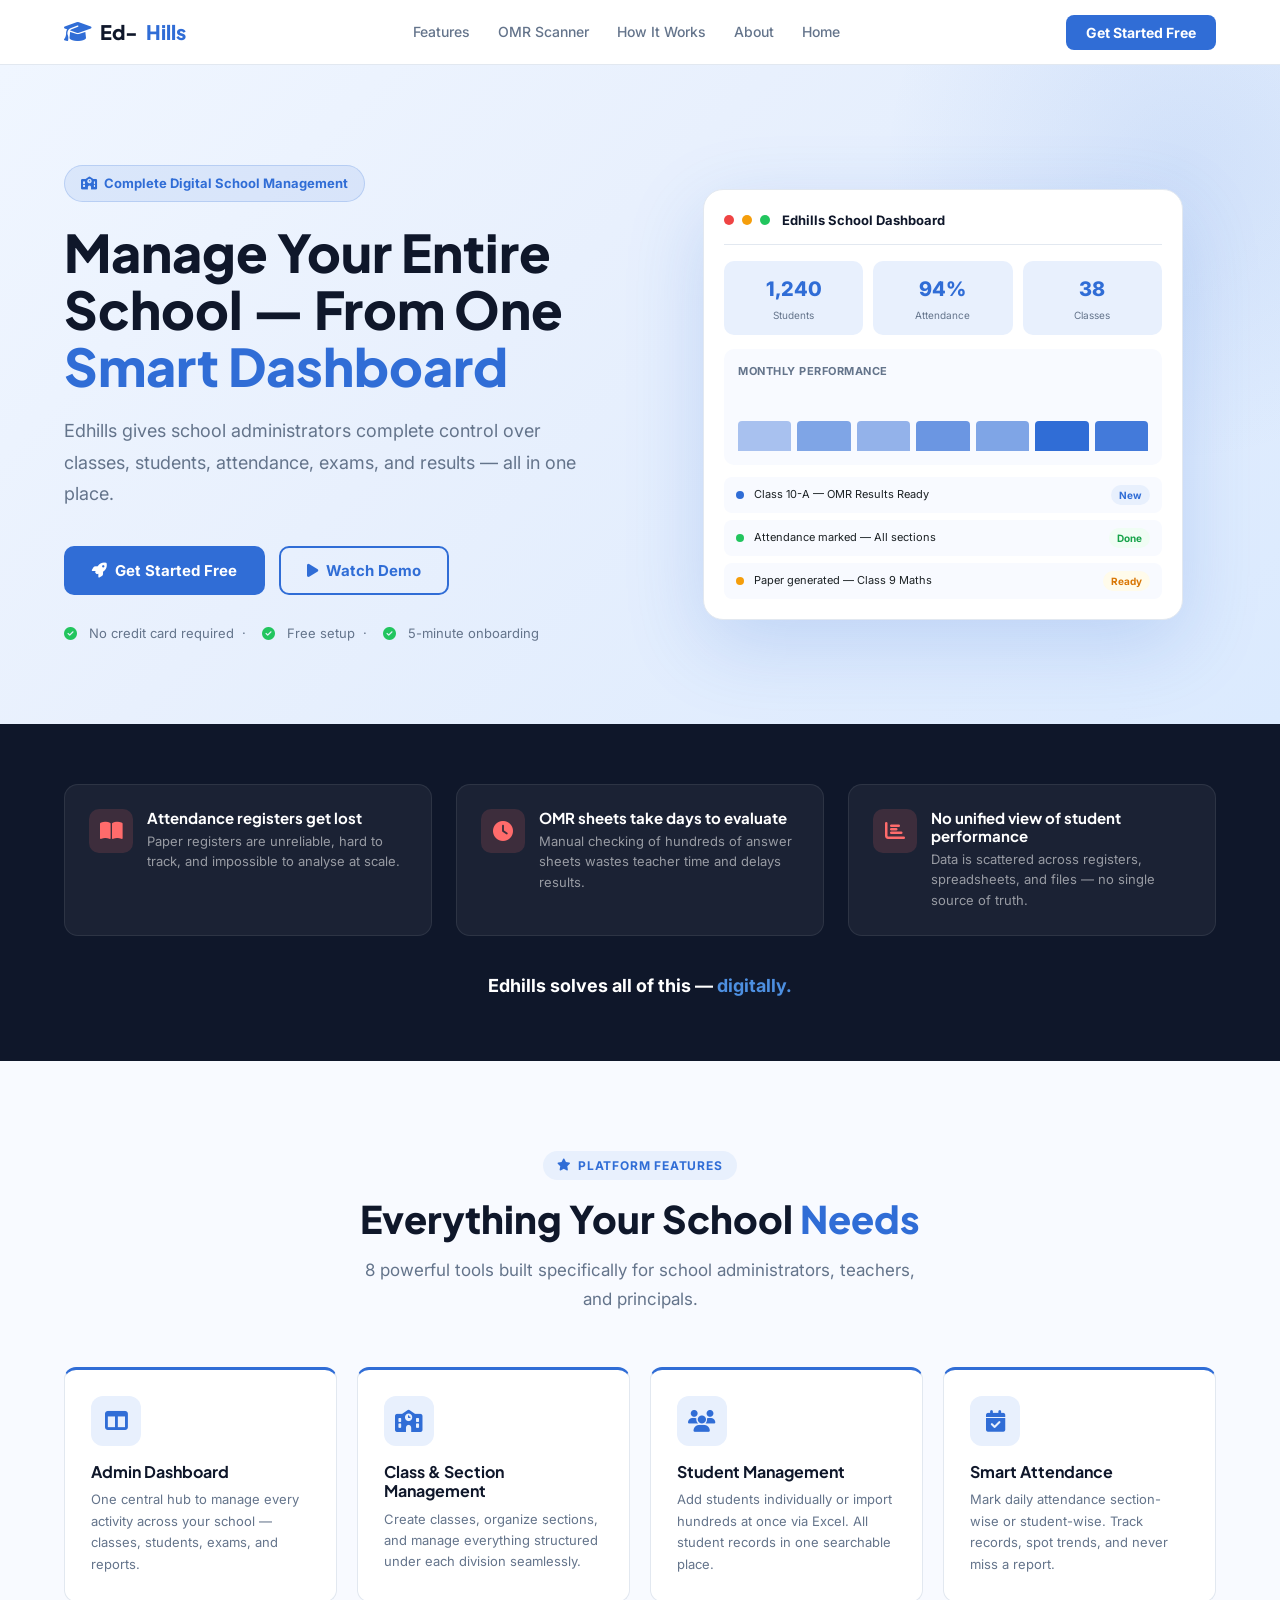
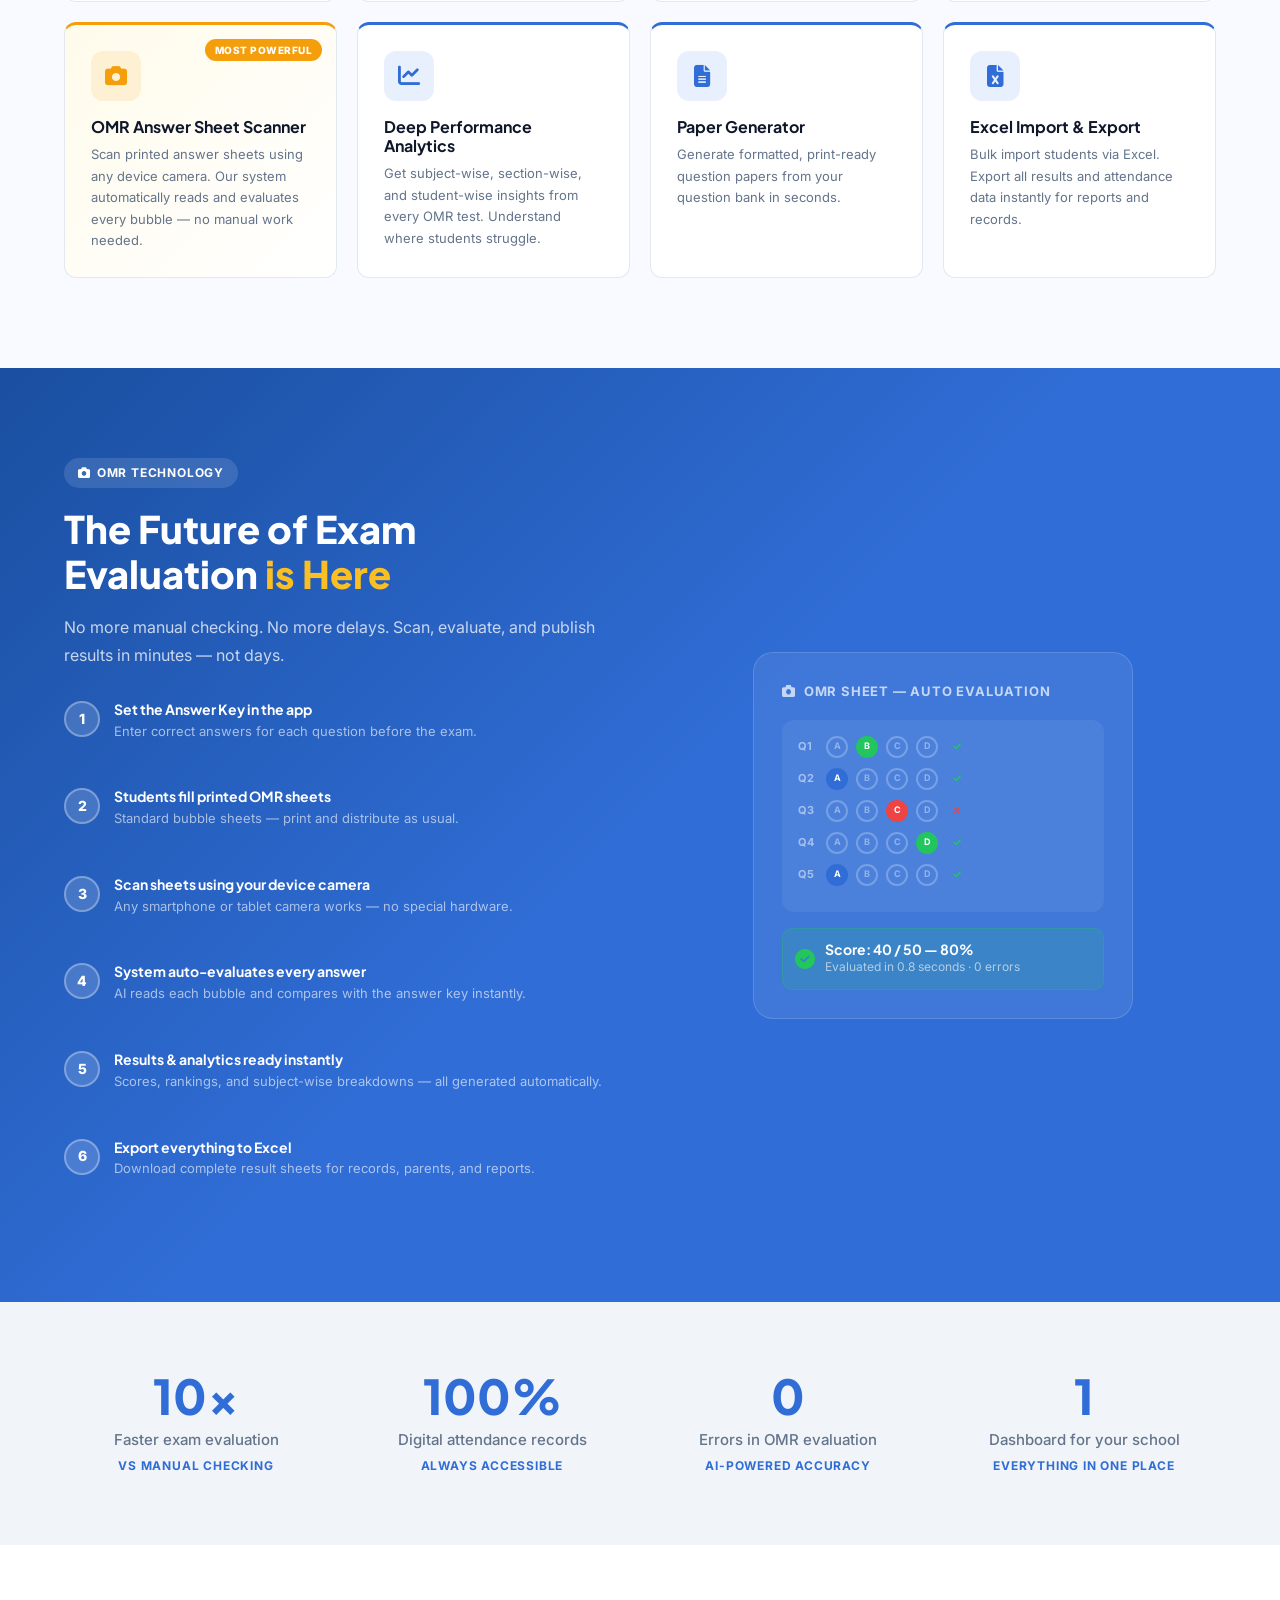
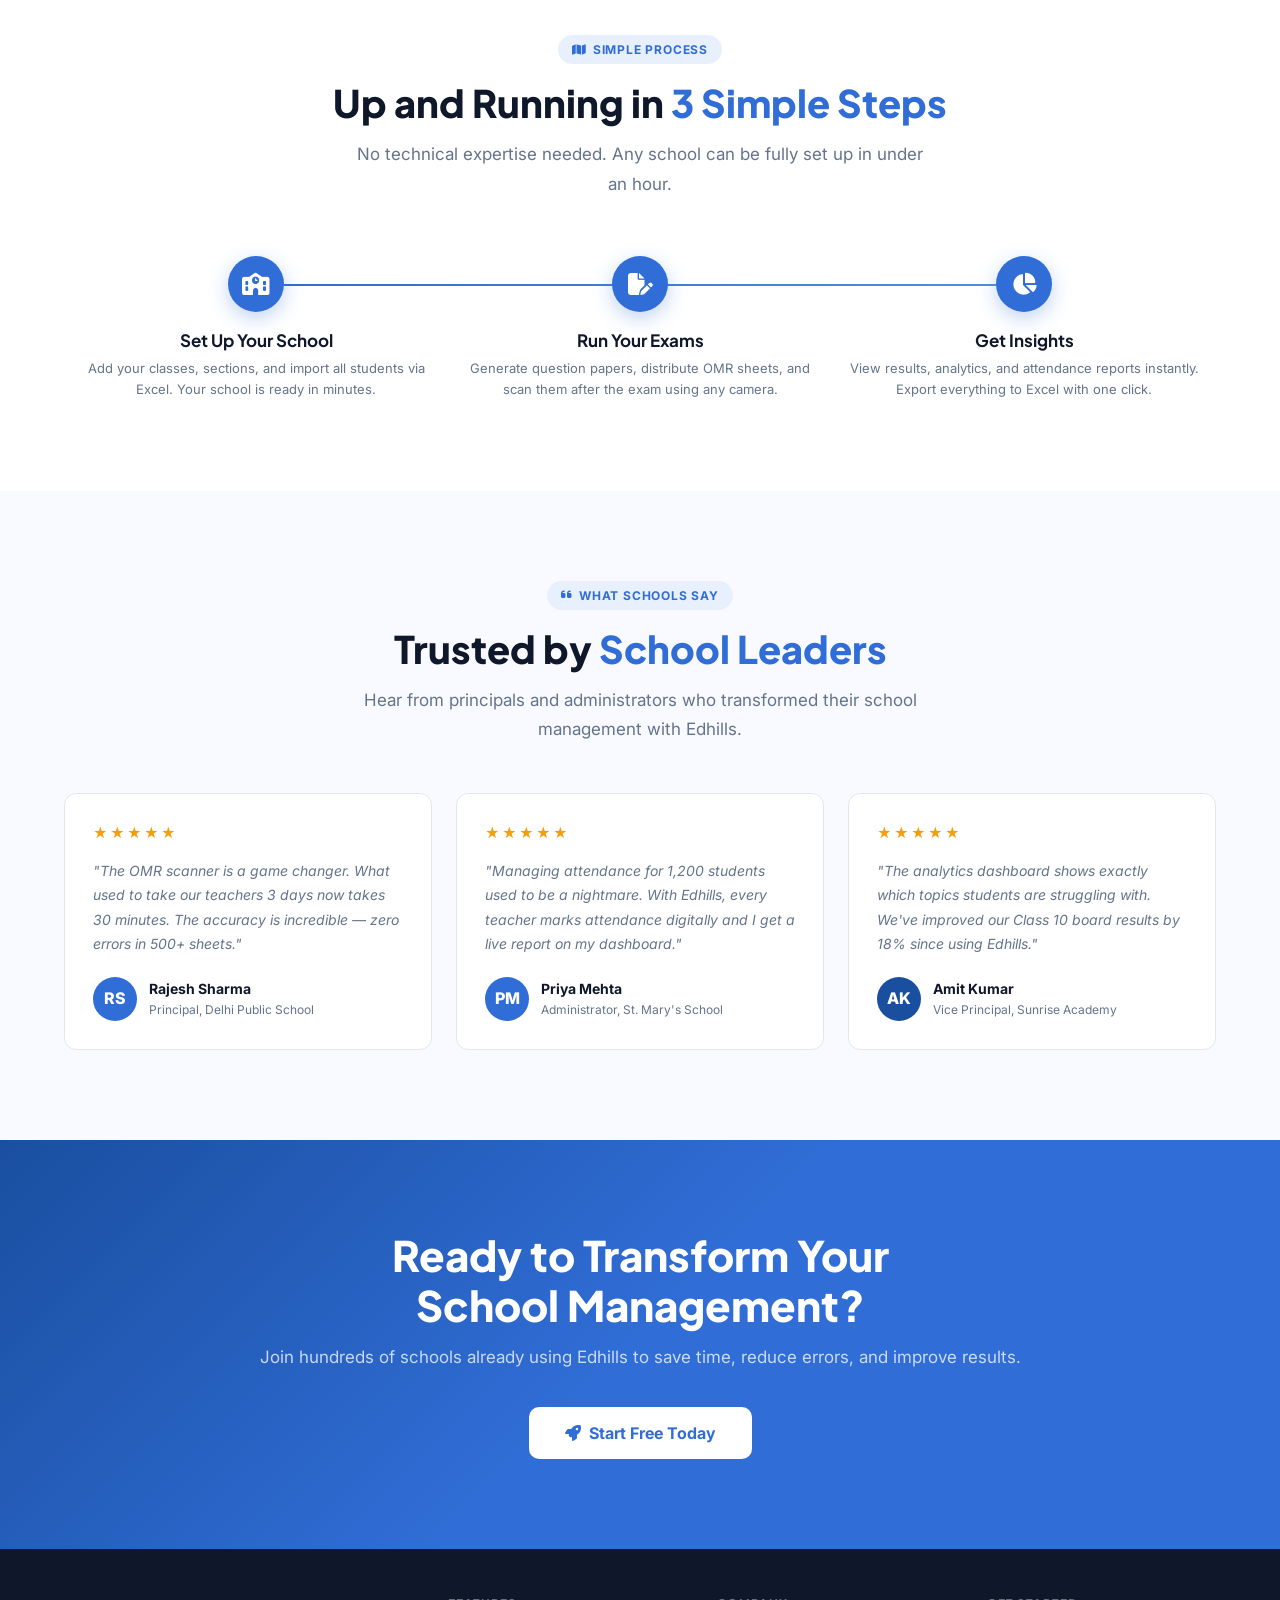
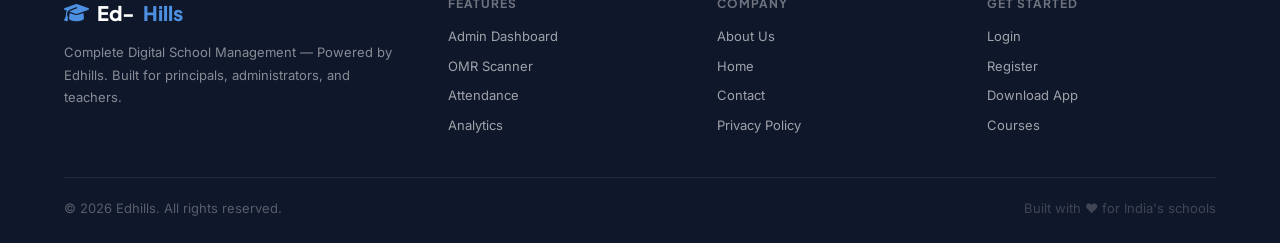
<file: my-school.html>
﻿<!DOCTYPE html>
<html lang="en">
<head>
  <meta charset="UTF-8"/>
  <meta name="viewport" content="width=device-width, initial-scale=1.0"/>
  <title>My School – Edhills Digital School Management</title>
  <link href="https://fonts.googleapis.com/css2?family=Inter:wght@300;400;500;600;700&family=Plus+Jakarta+Sans:wght@400;500;600;700;800;900&display=swap" rel="stylesheet"/>
  <link rel="stylesheet" href="https://cdnjs.cloudflare.com/ajax/libs/font-awesome/6.5.0/css/all.min.css"/>
  <style>
    :root {
      --blue:    #306DD6;
      --blue-d:  #1A4FA0;
      --blue-l:  #E8F0FD;
      --blue-m:  #4d8fe0;
      --dark:    #0F172A;
      --dark2:   #1E293B;
      --text:    #1B2124;
      --muted:   #64748b;
      --border:  #e2e8f0;
      --bg:      #f8faff;
      --white:   #ffffff;
      --shadow:  0 4px 24px rgba(48,109,214,.12);
      --shadow-h:0 12px 40px rgba(48,109,214,.22);
      --r:       12px;
    }
    *,*::before,*::after{box-sizing:border-box;margin:0;padding:0;}
    html{scroll-behavior:smooth;}
    body{font-family:'Inter',sans-serif;background:var(--white);color:var(--text);line-height:1.6;overflow-x:hidden;}
    h1,h2,h3,h4{font-family:'Plus Jakarta Sans',sans-serif;line-height:1.2;}
    a{text-decoration:none;color:inherit;}
    img{max-width:100%;}
    ::-webkit-scrollbar{width:5px;}
    ::-webkit-scrollbar-thumb{background:var(--blue);border-radius:99px;}

    /* ── NAVBAR ── */
    .ms-nav{position:sticky;top:0;background:rgba(255,255,255,.95);backdrop-filter:blur(12px);border-bottom:1px solid var(--border);z-index:9000;padding:0 5%;}
    .ms-nav-inner{max-width:1200px;margin:0 auto;height:64px;display:flex;align-items:center;justify-content:space-between;gap:16px;}
    .ms-logo{display:flex;align-items:center;gap:8px;font-family:'Plus Jakarta Sans',sans-serif;font-size:20px;font-weight:800;color:var(--dark);}
    .ms-logo i{color:var(--blue);font-size:22px;}
    .ms-logo span{color:var(--blue);}
    .ms-nav-links{display:flex;align-items:center;gap:4px;}
    .ms-nav-links a{font-size:14px;font-weight:500;color:var(--muted);padding:7px 12px;border-radius:6px;transition:.2s;}
    .ms-nav-links a:hover{color:var(--blue);background:var(--blue-l);}
    .ms-nav-cta{background:var(--blue);color:#fff;padding:9px 20px;border-radius:8px;font-size:14px;font-weight:700;transition:.2s;border:none;cursor:pointer;font-family:'Inter',sans-serif;}
    .ms-nav-cta:hover{background:var(--blue-d);transform:translateY(-1px);}
    .ms-hamburger{display:none;font-size:22px;color:var(--dark);cursor:pointer;background:none;border:none;}
    .ms-mobile-nav{display:none;flex-direction:column;background:#fff;border-top:1px solid var(--border);padding:16px 5%;gap:4px;}
    .ms-mobile-nav a{font-size:15px;font-weight:500;color:var(--text);padding:10px 12px;border-radius:8px;}
    .ms-mobile-nav a:hover{background:var(--blue-l);color:var(--blue);}
    .ms-mobile-nav.open{display:flex;}
    @media(max-width:768px){.ms-nav-links{display:none;}.ms-hamburger{display:block;}}

    /* ── SECTION COMMON ── */
    .sec{padding:90px 5%;}
    .wrap{max-width:1200px;margin:0 auto;}
    .chip{display:inline-flex;align-items:center;gap:6px;background:var(--blue-l);color:var(--blue);padding:5px 14px;border-radius:50px;font-size:12px;font-weight:700;text-transform:uppercase;letter-spacing:.8px;margin-bottom:16px;}
    .sec-title{font-size:38px;font-weight:800;color:var(--dark);margin-bottom:14px;}
    .sec-title span{color:var(--blue);}
    .sec-sub{font-size:17px;color:var(--muted);max-width:580px;line-height:1.75;}
    .text-center{text-align:center;}
    .text-center .sec-sub{margin:0 auto;}

    /* ── HERO ── */
    .hero{background:linear-gradient(135deg,#f0f6ff 0%,#e8f0fd 40%,#dbeafe 100%);padding:100px 5% 80px;overflow:hidden;position:relative;}
    .hero::before{content:'';position:absolute;top:-200px;right:-200px;width:600px;height:600px;background:radial-gradient(circle,rgba(48,109,214,.1),transparent 70%);}
    .hero-inner{max-width:1200px;margin:0 auto;display:flex;align-items:center;gap:60px;flex-wrap:wrap;position:relative;z-index:1;}
    .hero-text{flex:1;min-width:300px;}
    .hero-badge{display:inline-flex;align-items:center;gap:7px;background:rgba(48,109,214,.1);color:var(--blue);border:1px solid rgba(48,109,214,.2);padding:7px 16px;border-radius:50px;font-size:13px;font-weight:700;margin-bottom:22px;}
    .hero h1{font-size:52px;font-weight:900;color:var(--dark);line-height:1.1;margin-bottom:20px;}
    .hero h1 span{color:var(--blue);}
    .hero-sub{font-size:18px;color:var(--muted);line-height:1.75;margin-bottom:36px;max-width:520px;}
    .hero-btns{display:flex;gap:14px;flex-wrap:wrap;}
    .btn-fill{display:inline-flex;align-items:center;gap:8px;background:var(--blue);color:#fff;padding:14px 28px;border-radius:10px;font-weight:700;font-size:15px;transition:.3s;border:none;cursor:pointer;font-family:'Inter',sans-serif;}
    .btn-fill:hover{background:var(--blue-d);transform:translateY(-3px);box-shadow:0 10px 28px rgba(48,109,214,.35);}
    .btn-outline{display:inline-flex;align-items:center;gap:8px;background:transparent;color:var(--blue);padding:13px 26px;border-radius:10px;font-weight:700;font-size:15px;border:2px solid var(--blue);transition:.3s;cursor:pointer;font-family:'Inter',sans-serif;}
    .btn-outline:hover{background:var(--blue-l);transform:translateY(-3px);}
    .hero-trust{display:flex;align-items:center;gap:12px;margin-top:28px;font-size:13px;color:var(--muted);}
    .hero-trust i{color:#22c55e;}
    .hero-visual{flex:1;min-width:280px;display:flex;justify-content:center;}
    .dashboard-mock{background:#fff;border-radius:20px;box-shadow:0 24px 80px rgba(48,109,214,.2);padding:20px;width:100%;max-width:480px;border:1px solid var(--border);}
    .mock-topbar{display:flex;align-items:center;gap:8px;margin-bottom:16px;padding-bottom:14px;border-bottom:1px solid var(--border);}
    .mock-dot{width:10px;height:10px;border-radius:50%;}
    .mock-title{font-size:13px;font-weight:700;color:var(--dark);margin-left:4px;}
    .mock-stats{display:grid;grid-template-columns:repeat(3,1fr);gap:10px;margin-bottom:14px;}
    .mock-stat{background:var(--blue-l);border-radius:10px;padding:12px;text-align:center;}
    .mock-stat .num{font-size:20px;font-weight:800;color:var(--blue);}
    .mock-stat .lbl{font-size:10px;color:var(--muted);margin-top:2px;}
    .mock-chart{background:var(--bg);border-radius:10px;padding:14px;margin-bottom:12px;}
    .mock-chart-title{font-size:11px;font-weight:700;color:var(--muted);margin-bottom:10px;text-transform:uppercase;letter-spacing:.5px;}
    .mock-bars{display:flex;align-items:flex-end;gap:6px;height:60px;}
    .mock-bar{flex:1;border-radius:4px 4px 0 0;transition:.3s;}
    .mock-rows{display:flex;flex-direction:column;gap:7px;}
    .mock-row{display:flex;align-items:center;gap:10px;background:var(--bg);border-radius:8px;padding:8px 12px;}
    .mock-row-dot{width:8px;height:8px;border-radius:50%;background:var(--blue);flex-shrink:0;}
    .mock-row-text{font-size:11px;color:var(--text);flex:1;}
    .mock-row-badge{font-size:10px;font-weight:700;padding:2px 8px;border-radius:50px;background:var(--blue-l);color:var(--blue);}
    @media(max-width:900px){.hero h1{font-size:36px;}.hero-visual{display:none;}}
    @media(max-width:600px){.hero h1{font-size:28px;}.hero-sub{font-size:15px;}}

    /* ── PROBLEM STRIP ── */
    .problem-strip{background:var(--dark);padding:60px 5%;}
    .problem-inner{max-width:1200px;margin:0 auto;}
    .problem-grid{display:grid;grid-template-columns:repeat(3,1fr);gap:24px;margin-bottom:36px;}
    .problem-card{background:rgba(255,255,255,.05);border:1px solid rgba(255,255,255,.08);border-radius:14px;padding:24px;display:flex;align-items:flex-start;gap:14px;}
    .problem-icon{width:44px;height:44px;background:rgba(255,107,107,.15);border-radius:10px;display:flex;align-items:center;justify-content:center;font-size:20px;color:#ff6b6b;flex-shrink:0;}
    .problem-card h4{font-size:15px;font-weight:700;color:#fff;margin-bottom:4px;}
    .problem-card p{font-size:13px;color:rgba(255,255,255,.55);line-height:1.6;}
    .problem-cta{text-align:center;font-size:18px;font-weight:700;color:#fff;}
    .problem-cta span{color:var(--blue-m);}
    @media(max-width:768px){.problem-grid{grid-template-columns:1fr;}}

    /* ── FEATURES ── */
    .features-sec{background:var(--bg);}
    .features-grid{display:grid;grid-template-columns:repeat(4,1fr);gap:20px;margin-top:52px;}
    .feat-card{background:#fff;border-radius:var(--r);padding:26px;border:1px solid var(--border);border-top:3px solid var(--blue);transition:.3s;position:relative;overflow:hidden;}
    .feat-card:hover{transform:translateY(-8px);box-shadow:var(--shadow-h);border-color:var(--blue);}
    .feat-card.highlight{border-top-color:#f59e0b;background:linear-gradient(135deg,#fffbeb,#fff);}
    .feat-card.highlight:hover{box-shadow:0 12px 40px rgba(245,158,11,.2);}
    .feat-badge{position:absolute;top:14px;right:14px;background:#f59e0b;color:#fff;font-size:10px;font-weight:800;padding:3px 10px;border-radius:50px;text-transform:uppercase;letter-spacing:.5px;}
    .feat-icon{width:50px;height:50px;background:var(--blue-l);border-radius:12px;display:flex;align-items:center;justify-content:center;font-size:22px;color:var(--blue);margin-bottom:16px;}
    .feat-card.highlight .feat-icon{background:rgba(245,158,11,.12);color:#f59e0b;}
    .feat-card h3{font-size:16px;font-weight:700;color:var(--dark);margin-bottom:8px;}
    .feat-card p{font-size:13px;color:var(--muted);line-height:1.65;}
    @media(max-width:1100px){.features-grid{grid-template-columns:repeat(2,1fr);}}
    @media(max-width:560px){.features-grid{grid-template-columns:1fr;}}

    /* ── OMR SPOTLIGHT ── */
    .omr-sec{background:linear-gradient(135deg,#1A4FA0 0%,#306DD6 50%,#306DD6 100%);padding:90px 5%;}
    .omr-inner{max-width:1200px;margin:0 auto;display:flex;align-items:center;gap:60px;flex-wrap:wrap;}
    .omr-text{flex:1;min-width:280px;}
    .omr-chip{display:inline-flex;align-items:center;gap:6px;background:rgba(255,255,255,.12);color:#fff;padding:5px 14px;border-radius:50px;font-size:12px;font-weight:700;text-transform:uppercase;letter-spacing:.8px;margin-bottom:18px;}
    .omr-text h2{font-size:38px;font-weight:800;color:#fff;margin-bottom:16px;line-height:1.2;}
    .omr-text h2 span{color:#fbbf24;}
    .omr-text p{font-size:16px;color:rgba(255,255,255,.75);margin-bottom:32px;line-height:1.75;}
    .omr-steps{display:flex;flex-direction:column;gap:14px;}
    .omr-step{display:flex;align-items:flex-start;gap:14px;}
    .omr-step-num{width:36px;height:36px;background:rgba(255,255,255,.15);border:2px solid rgba(255,255,255,.3);border-radius:50%;display:flex;align-items:center;justify-content:center;font-size:14px;font-weight:800;color:#fff;flex-shrink:0;}
    .omr-step-body h4{font-size:14px;font-weight:700;color:#fff;margin-bottom:2px;}
    .omr-step-body p{font-size:13px;color:rgba(255,255,255,.6);}
    .omr-visual{flex:1;min-width:260px;display:flex;justify-content:center;}
    .omr-mock{background:rgba(255,255,255,.08);border:1px solid rgba(255,255,255,.15);border-radius:20px;padding:28px;width:100%;max-width:380px;backdrop-filter:blur(8px);}
    .omr-mock-title{font-size:13px;font-weight:700;color:rgba(255,255,255,.7);text-transform:uppercase;letter-spacing:.8px;margin-bottom:18px;display:flex;align-items:center;gap:8px;}
    .omr-sheet{background:rgba(255,255,255,.06);border-radius:12px;padding:16px;}
    .omr-row{display:flex;align-items:center;gap:8px;margin-bottom:10px;}
    .omr-q{font-size:11px;font-weight:700;color:rgba(255,255,255,.5);width:20px;}
    .omr-bubble{width:22px;height:22px;border-radius:50%;border:2px solid rgba(255,255,255,.25);display:flex;align-items:center;justify-content:center;font-size:9px;font-weight:700;color:rgba(255,255,255,.4);transition:.2s;}
    .omr-bubble.filled{background:#306DD6;border-color:#306DD6;color:#fff;}
    .omr-bubble.correct{background:#22c55e;border-color:#22c55e;color:#fff;}
    .omr-bubble.wrong{background:#ef4444;border-color:#ef4444;color:#fff;}
    .omr-result{margin-top:16px;background:rgba(34,197,94,.15);border:1px solid rgba(34,197,94,.3);border-radius:10px;padding:12px;display:flex;align-items:center;gap:10px;}
    .omr-result i{color:#22c55e;font-size:20px;}
    .omr-result-text h4{font-size:14px;font-weight:700;color:#fff;}
    .omr-result-text p{font-size:12px;color:rgba(255,255,255,.6);}
    @media(max-width:900px){.omr-text h2{font-size:28px;}}

    /* ── STATS ── */
    .stats-strip{background:#f1f5f9;padding:70px 5%;}
    .stats-grid{max-width:1200px;margin:0 auto;display:grid;grid-template-columns:repeat(4,1fr);gap:32px;text-align:center;}
    .stat-item h2{font-size:48px;font-weight:900;color:var(--blue);line-height:1;}
    .stat-item p{font-size:15px;color:var(--muted);margin-top:8px;font-weight:500;}
    .stat-item .stat-label{font-size:12px;color:var(--blue);font-weight:700;text-transform:uppercase;letter-spacing:.8px;margin-top:4px;}
    @media(max-width:768px){.stats-grid{grid-template-columns:1fr 1fr;gap:24px;}}

    /* ── HOW IT WORKS ── */
    .how-sec{background:#fff;}
    .steps-row{display:flex;align-items:flex-start;gap:0;margin-top:56px;position:relative;}
    .steps-row::before{content:'';position:absolute;top:28px;left:calc(16.66% + 28px);right:calc(16.66% + 28px);height:2px;background:linear-gradient(90deg,var(--blue),var(--blue-m));z-index:0;}
    .step-item{flex:1;text-align:center;padding:0 16px;position:relative;z-index:1;}
    .step-circle{width:56px;height:56px;background:var(--blue);border-radius:50%;display:flex;align-items:center;justify-content:center;font-size:22px;color:#fff;margin:0 auto 18px;box-shadow:0 6px 20px rgba(48,109,214,.3);}
    .step-item h3{font-size:17px;font-weight:700;color:var(--dark);margin-bottom:8px;}
    .step-item p{font-size:13px;color:var(--muted);line-height:1.65;}
    @media(max-width:768px){.steps-row{flex-direction:column;gap:32px;}.steps-row::before{display:none;}}

    /* ── TESTIMONIALS ── */
    .testi-sec{background:var(--bg);}
    .testi-grid{display:grid;grid-template-columns:repeat(3,1fr);gap:24px;margin-top:48px;}
    .testi-card{background:#fff;border-radius:var(--r);padding:28px;border:1px solid var(--border);transition:.3s;}
    .testi-card:hover{transform:translateY(-6px);box-shadow:var(--shadow-h);}
    .testi-stars{color:#f59e0b;font-size:14px;margin-bottom:14px;letter-spacing:2px;}
    .testi-text{font-size:14px;color:var(--muted);line-height:1.75;margin-bottom:20px;font-style:italic;}
    .testi-user{display:flex;align-items:center;gap:12px;}
    .testi-avatar{width:44px;height:44px;border-radius:50%;display:flex;align-items:center;justify-content:center;font-size:16px;font-weight:800;color:#fff;flex-shrink:0;}
    .testi-name{font-size:14px;font-weight:700;color:var(--dark);}
    .testi-school{font-size:12px;color:var(--muted);}
    @media(max-width:900px){.testi-grid{grid-template-columns:1fr;}}

    /* ── CTA BANNER ── */
    .cta-banner{background:linear-gradient(135deg,#1A4FA0,#306DD6,#306DD6);padding:90px 5%;text-align:center;}
    .cta-banner h2{font-size:42px;font-weight:900;color:#fff;margin-bottom:14px;}
    .cta-banner p{font-size:17px;color:rgba(255,255,255,.75);margin-bottom:36px;}
    .cta-banner .btn-fill{background:#fff;color:var(--blue);font-size:16px;padding:16px 36px;}
    .cta-banner .btn-fill:hover{background:var(--blue-l);transform:translateY(-3px);}
    @media(max-width:600px){.cta-banner h2{font-size:28px;}}

    /* ── FOOTER ── */
    .ms-footer{background:var(--dark);padding:48px 5% 24px;}
    .footer-row{max-width:1200px;margin:0 auto;display:flex;gap:40px;flex-wrap:wrap;padding-bottom:32px;border-bottom:1px solid rgba(255,255,255,.08);}
    .footer-brand{flex:1.5;min-width:220px;}
    .footer-logo{display:flex;align-items:center;gap:8px;font-family:'Plus Jakarta Sans',sans-serif;font-size:20px;font-weight:800;color:#fff;margin-bottom:12px;}
    .footer-logo i{color:var(--blue-m);}
    .footer-logo span{color:var(--blue-m);}
    .footer-brand p{font-size:13px;color:rgba(255,255,255,.5);line-height:1.7;}
    .footer-col{flex:1;min-width:120px;}
    .footer-col h4{font-size:12px;font-weight:700;color:rgba(255,255,255,.4);text-transform:uppercase;letter-spacing:1px;margin-bottom:14px;}
    .footer-col a{display:block;font-size:13px;color:rgba(255,255,255,.6);margin-bottom:9px;transition:.2s;}
    .footer-col a:hover{color:#fff;padding-left:4px;}
    .footer-bottom{max-width:1200px;margin:0 auto;padding-top:20px;display:flex;justify-content:space-between;align-items:center;flex-wrap:wrap;gap:10px;}
    .footer-bottom p{font-size:13px;color:rgba(255,255,255,.3);}
  </style>
</head>
<body>

  <!-- NAVBAR -->
  <div class="ms-nav">
    <div class="ms-nav-inner">
      <div class="ms-logo"><i class="fa-solid fa-graduation-cap"></i> Ed-<span>Hills</span></div>
      <nav class="ms-nav-links">
        <a href="#features">Features</a>
        <a href="#omr">OMR Scanner</a>
        <a href="#how">How It Works</a>
        <a href="about.html">About</a>
        <a href="index.html">Home</a>
      </nav>
      <button class="ms-nav-cta" onclick="location.href='login.html'">Get Started Free</button>
      <button class="ms-hamburger" onclick="document.getElementById('msMobileNav').classList.toggle('open')"><i class="fa-solid fa-bars"></i></button>
    </div>
    <nav class="ms-mobile-nav" id="msMobileNav">
      <a href="#features">Features</a>
      <a href="#omr">OMR Scanner</a>
      <a href="#how">How It Works</a>
      <a href="about.html">About</a>
      <a href="login.html" style="background:var(--blue);color:#fff;font-weight:700;border-radius:8px;">Get Started Free</a>
    </nav>
  </div>

  <!-- ═══ HERO ═══ -->
  <section class="hero">
    <div class="hero-inner">
      <div class="hero-text">
        <div class="hero-badge"><i class="fa-solid fa-school"></i> Complete Digital School Management</div>
        <h1>Manage Your Entire School — From One <span>Smart Dashboard</span></h1>
        <p class="hero-sub">Edhills gives school administrators complete control over classes, students, attendance, exams, and results — all in one place.</p>
        <div class="hero-btns">
          <button class="btn-fill" onclick="location.href='login.html'"><i class="fa-solid fa-rocket"></i> Get Started Free</button>
          <button class="btn-outline"><i class="fa-solid fa-play"></i> Watch Demo</button>
        </div>
        <div class="hero-trust">
          <i class="fa-solid fa-circle-check"></i> No credit card required &nbsp;·&nbsp;
          <i class="fa-solid fa-circle-check"></i> Free setup &nbsp;·&nbsp;
          <i class="fa-solid fa-circle-check"></i> 5-minute onboarding
        </div>
      </div>
      <div class="hero-visual">
        <div class="dashboard-mock">
          <div class="mock-topbar">
            <div class="mock-dot" style="background:#ef4444;"></div>
            <div class="mock-dot" style="background:#f59e0b;"></div>
            <div class="mock-dot" style="background:#22c55e;"></div>
            <span class="mock-title">Edhills School Dashboard</span>
          </div>
          <div class="mock-stats">
            <div class="mock-stat"><div class="num">1,240</div><div class="lbl">Students</div></div>
            <div class="mock-stat"><div class="num">94%</div><div class="lbl">Attendance</div></div>
            <div class="mock-stat"><div class="num">38</div><div class="lbl">Classes</div></div>
          </div>
          <div class="mock-chart">
            <div class="mock-chart-title">Monthly Performance</div>
            <div class="mock-bars">
              <div class="mock-bar" style="height:40%;background:#306DD6;opacity:.4;"></div>
              <div class="mock-bar" style="height:65%;background:#306DD6;opacity:.6;"></div>
              <div class="mock-bar" style="height:55%;background:#306DD6;opacity:.5;"></div>
              <div class="mock-bar" style="height:80%;background:#306DD6;opacity:.7;"></div>
              <div class="mock-bar" style="height:70%;background:#306DD6;opacity:.6;"></div>
              <div class="mock-bar" style="height:95%;background:#306DD6;"></div>
              <div class="mock-bar" style="height:85%;background:#306DD6;opacity:.9;"></div>
            </div>
          </div>
          <div class="mock-rows">
            <div class="mock-row"><div class="mock-row-dot"></div><div class="mock-row-text">Class 10-A — OMR Results Ready</div><div class="mock-row-badge">New</div></div>
            <div class="mock-row"><div class="mock-row-dot" style="background:#22c55e;"></div><div class="mock-row-text">Attendance marked — All sections</div><div class="mock-row-badge" style="background:#f0fdf4;color:#16a34a;">Done</div></div>
            <div class="mock-row"><div class="mock-row-dot" style="background:#f59e0b;"></div><div class="mock-row-text">Paper generated — Class 9 Maths</div><div class="mock-row-badge" style="background:#fffbeb;color:#d97706;">Ready</div></div>
          </div>
        </div>
      </div>
    </div>
  </section>

  <!-- ═══ PROBLEM STRIP ═══ -->
  <section class="problem-strip">
    <div class="problem-inner">
      <div class="problem-grid">
        <div class="problem-card">
          <div class="problem-icon"><i class="fa-solid fa-book-open"></i></div>
          <div><h4>Attendance registers get lost</h4><p>Paper registers are unreliable, hard to track, and impossible to analyse at scale.</p></div>
        </div>
        <div class="problem-card">
          <div class="problem-icon"><i class="fa-solid fa-clock"></i></div>
          <div><h4>OMR sheets take days to evaluate</h4><p>Manual checking of hundreds of answer sheets wastes teacher time and delays results.</p></div>
        </div>
        <div class="problem-card">
          <div class="problem-icon"><i class="fa-solid fa-chart-bar"></i></div>
          <div><h4>No unified view of student performance</h4><p>Data is scattered across registers, spreadsheets, and files — no single source of truth.</p></div>
        </div>
      </div>
      <div class="problem-cta">Edhills solves all of this — <span>digitally.</span></div>
    </div>
  </section>

  <!-- ═══ FEATURES ═══ -->
  <section class="sec features-sec" id="features">
    <div class="wrap">
      <div class="text-center">
        <div class="chip"><i class="fa-solid fa-star"></i> Platform Features</div>
        <h2 class="sec-title">Everything Your School <span>Needs</span></h2>
        <p class="sec-sub">8 powerful tools built specifically for school administrators, teachers, and principals.</p>
      </div>
      <div class="features-grid">

        <div class="feat-card">
          <div class="feat-icon"><i class="fa-solid fa-table-columns"></i></div>
          <h3>Admin Dashboard</h3>
          <p>One central hub to manage every activity across your school — classes, students, exams, and reports.</p>
        </div>

        <div class="feat-card">
          <div class="feat-icon"><i class="fa-solid fa-school"></i></div>
          <h3>Class &amp; Section Management</h3>
          <p>Create classes, organize sections, and manage everything structured under each division seamlessly.</p>
        </div>

        <div class="feat-card">
          <div class="feat-icon"><i class="fa-solid fa-users"></i></div>
          <h3>Student Management</h3>
          <p>Add students individually or import hundreds at once via Excel. All student records in one searchable place.</p>
        </div>

        <div class="feat-card">
          <div class="feat-icon"><i class="fa-solid fa-calendar-check"></i></div>
          <h3>Smart Attendance</h3>
          <p>Mark daily attendance section-wise or student-wise. Track records, spot trends, and never miss a report.</p>
        </div>

        <div class="feat-card highlight">
          <span class="feat-badge">Most Powerful</span>
          <div class="feat-icon"><i class="fa-solid fa-camera"></i></div>
          <h3>OMR Answer Sheet Scanner</h3>
          <p>Scan printed answer sheets using any device camera. Our system automatically reads and evaluates every bubble — no manual work needed.</p>
        </div>

        <div class="feat-card">
          <div class="feat-icon"><i class="fa-solid fa-chart-line"></i></div>
          <h3>Deep Performance Analytics</h3>
          <p>Get subject-wise, section-wise, and student-wise insights from every OMR test. Understand where students struggle.</p>
        </div>

        <div class="feat-card">
          <div class="feat-icon"><i class="fa-solid fa-file-lines"></i></div>
          <h3>Paper Generator</h3>
          <p>Generate formatted, print-ready question papers from your question bank in seconds.</p>
        </div>

        <div class="feat-card">
          <div class="feat-icon"><i class="fa-solid fa-file-excel"></i></div>
          <h3>Excel Import &amp; Export</h3>
          <p>Bulk import students via Excel. Export all results and attendance data instantly for reports and records.</p>
        </div>

      </div>
    </div>
  </section>

  <!-- ═══ OMR SPOTLIGHT ═══ -->
  <section class="omr-sec" id="omr">
    <div class="omr-inner">
      <div class="omr-text">
        <div class="omr-chip"><i class="fa-solid fa-camera"></i> OMR Technology</div>
        <h2>The Future of Exam Evaluation <span>is Here</span></h2>
        <p>No more manual checking. No more delays. Scan, evaluate, and publish results in minutes — not days.</p>
        <div class="omr-steps">
          <div class="omr-step"><div class="omr-step-num">1</div><div class="omr-step-body"><h4>Set the Answer Key in the app</h4><p>Enter correct answers for each question before the exam.</p></div></div>
          <div class="omr-step"><div class="omr-step-num">2</div><div class="omr-step-body"><h4>Students fill printed OMR sheets</h4><p>Standard bubble sheets — print and distribute as usual.</p></div></div>
          <div class="omr-step"><div class="omr-step-num">3</div><div class="omr-step-body"><h4>Scan sheets using your device camera</h4><p>Any smartphone or tablet camera works — no special hardware.</p></div></div>
          <div class="omr-step"><div class="omr-step-num">4</div><div class="omr-step-body"><h4>System auto-evaluates every answer</h4><p>AI reads each bubble and compares with the answer key instantly.</p></div></div>
          <div class="omr-step"><div class="omr-step-num">5</div><div class="omr-step-body"><h4>Results &amp; analytics ready instantly</h4><p>Scores, rankings, and subject-wise breakdowns — all generated automatically.</p></div></div>
          <div class="omr-step"><div class="omr-step-num">6</div><div class="omr-step-body"><h4>Export everything to Excel</h4><p>Download complete result sheets for records, parents, and reports.</p></div></div>
        </div>
      </div>
      <div class="omr-visual">
        <div class="omr-mock">
          <div class="omr-mock-title"><i class="fa-solid fa-camera"></i> OMR Sheet — Auto Evaluation</div>
          <div class="omr-sheet">
            <div class="omr-row"><span class="omr-q">Q1</span><div class="omr-bubble">A</div><div class="omr-bubble correct">B</div><div class="omr-bubble">C</div><div class="omr-bubble">D</div><span style="font-size:11px;color:#22c55e;margin-left:6px;font-weight:700;">✓</span></div>
            <div class="omr-row"><span class="omr-q">Q2</span><div class="omr-bubble filled">A</div><div class="omr-bubble">B</div><div class="omr-bubble">C</div><div class="omr-bubble">D</div><span style="font-size:11px;color:#22c55e;margin-left:6px;font-weight:700;">✓</span></div>
            <div class="omr-row"><span class="omr-q">Q3</span><div class="omr-bubble">A</div><div class="omr-bubble">B</div><div class="omr-bubble wrong">C</div><div class="omr-bubble">D</div><span style="font-size:11px;color:#ef4444;margin-left:6px;font-weight:700;">✗</span></div>
            <div class="omr-row"><span class="omr-q">Q4</span><div class="omr-bubble">A</div><div class="omr-bubble">B</div><div class="omr-bubble">C</div><div class="omr-bubble correct">D</div><span style="font-size:11px;color:#22c55e;margin-left:6px;font-weight:700;">✓</span></div>
            <div class="omr-row"><span class="omr-q">Q5</span><div class="omr-bubble filled">A</div><div class="omr-bubble">B</div><div class="omr-bubble">C</div><div class="omr-bubble">D</div><span style="font-size:11px;color:#22c55e;margin-left:6px;font-weight:700;">✓</span></div>
          </div>
          <div class="omr-result">
            <i class="fa-solid fa-circle-check"></i>
            <div class="omr-result-text"><h4>Score: 40 / 50 — 80%</h4><p>Evaluated in 0.8 seconds · 0 errors</p></div>
          </div>
        </div>
      </div>
    </div>
  </section>

  <!-- ═══ STATS ═══ -->
  <section class="stats-strip">
    <div class="stats-grid">
      <div class="stat-item"><h2>10x</h2><p>Faster exam evaluation</p><div class="stat-label">vs manual checking</div></div>
      <div class="stat-item"><h2>100%</h2><p>Digital attendance records</p><div class="stat-label">always accessible</div></div>
      <div class="stat-item"><h2>0</h2><p>Errors in OMR evaluation</p><div class="stat-label">AI-powered accuracy</div></div>
      <div class="stat-item"><h2>1</h2><p>Dashboard for your school</p><div class="stat-label">everything in one place</div></div>
    </div>
  </section>

  <!-- ═══ HOW IT WORKS ═══ -->
  <section class="sec how-sec" id="how">
    <div class="wrap">
      <div class="text-center">
        <div class="chip"><i class="fa-solid fa-map"></i> Simple Process</div>
        <h2 class="sec-title">Up and Running in <span>3 Simple Steps</span></h2>
        <p class="sec-sub">No technical expertise needed. Any school can be fully set up in under an hour.</p>
      </div>
      <div class="steps-row">
        <div class="step-item">
          <div class="step-circle"><i class="fa-solid fa-school"></i></div>
          <h3>Set Up Your School</h3>
          <p>Add your classes, sections, and import all students via Excel. Your school is ready in minutes.</p>
        </div>
        <div class="step-item">
          <div class="step-circle"><i class="fa-solid fa-file-pen"></i></div>
          <h3>Run Your Exams</h3>
          <p>Generate question papers, distribute OMR sheets, and scan them after the exam using any camera.</p>
        </div>
        <div class="step-item">
          <div class="step-circle"><i class="fa-solid fa-chart-pie"></i></div>
          <h3>Get Insights</h3>
          <p>View results, analytics, and attendance reports instantly. Export everything to Excel with one click.</p>
        </div>
      </div>
    </div>
  </section>

  <!-- ═══ TESTIMONIALS ═══ -->
  <section class="sec testi-sec">
    <div class="wrap">
      <div class="text-center">
        <div class="chip"><i class="fa-solid fa-quote-left"></i> What Schools Say</div>
        <h2 class="sec-title">Trusted by <span>School Leaders</span></h2>
        <p class="sec-sub">Hear from principals and administrators who transformed their school management with Edhills.</p>
      </div>
      <div class="testi-grid">
        <div class="testi-card">
          <div class="testi-stars">★★★★★</div>
          <p class="testi-text">"The OMR scanner is a game changer. What used to take our teachers 3 days now takes 30 minutes. The accuracy is incredible — zero errors in 500+ sheets."</p>
          <div class="testi-user">
            <div class="testi-avatar" style="background:#306DD6;">RS</div>
            <div><div class="testi-name">Rajesh Sharma</div><div class="testi-school">Principal, Delhi Public School</div></div>
          </div>
        </div>
        <div class="testi-card">
          <div class="testi-stars">★★★★★</div>
          <p class="testi-text">"Managing attendance for 1,200 students used to be a nightmare. With Edhills, every teacher marks attendance digitally and I get a live report on my dashboard."</p>
          <div class="testi-user">
            <div class="testi-avatar" style="background:#306DD6;">PM</div>
            <div><div class="testi-name">Priya Mehta</div><div class="testi-school">Administrator, St. Mary's School</div></div>
          </div>
        </div>
        <div class="testi-card">
          <div class="testi-stars">★★★★★</div>
          <p class="testi-text">"The analytics dashboard shows exactly which topics students are struggling with. We've improved our Class 10 board results by 18% since using Edhills."</p>
          <div class="testi-user">
            <div class="testi-avatar" style="background:#1A4FA0;">AK</div>
            <div><div class="testi-name">Amit Kumar</div><div class="testi-school">Vice Principal, Sunrise Academy</div></div>
          </div>
        </div>
      </div>
    </div>
  </section>

  <!-- ═══ CTA BANNER ═══ -->
  <section class="cta-banner">
    <h2>Ready to Transform Your<br>School Management?</h2>
    <p>Join hundreds of schools already using Edhills to save time, reduce errors, and improve results.</p>
    <button class="btn-fill" onclick="location.href='login.html'"><i class="fa-solid fa-rocket"></i> Start Free Today</button>
  </section>

  <!-- ═══ FOOTER ═══ -->
  <footer class="ms-footer">
    <div class="footer-row">
      <div class="footer-brand">
        <div class="footer-logo"><i class="fa-solid fa-graduation-cap"></i> Ed-<span>Hills</span></div>
        <p>Complete Digital School Management — Powered by Edhills. Built for principals, administrators, and teachers.</p>
      </div>
      <div class="footer-col">
        <h4>Features</h4>
        <a href="#features">Admin Dashboard</a>
        <a href="#features">OMR Scanner</a>
        <a href="#features">Attendance</a>
        <a href="#features">Analytics</a>
      </div>
      <div class="footer-col">
        <h4>Company</h4>
        <a href="about.html">About Us</a>
        <a href="index.html">Home</a>
        <a href="counselling.html">Contact</a>
        <a href="#">Privacy Policy</a>
      </div>
      <div class="footer-col">
        <h4>Get Started</h4>
        <a href="login.html">Login</a>
        <a href="register.html">Register</a>
        <a href="get-app.html">Download App</a>
        <a href="courses.html">Courses</a>
      </div>
    </div>
    <div class="footer-bottom">
      <p>&copy; 2026 Edhills. All rights reserved.</p>
      <p style="color:rgba(255,255,255,.2);">Built with ❤️ for India's schools</p>
    </div>
  </footer>

  <script>
    // Animate mock bars on load
    window.addEventListener('load', () => {
      document.querySelectorAll('.mock-bar').forEach((b, i) => {
        b.style.height = '0';
        setTimeout(() => { b.style.transition = 'height .6s ease'; b.style.height = b.getAttribute('style').match(/height:(\S+)/)?.[1] || '50%'; }, i * 80 + 400);
      });
    });
    // Smooth scroll for anchor links
    document.querySelectorAll('a[href^="#"]').forEach(a => {
      a.addEventListener('click', e => {
        const t = document.querySelector(a.getAttribute('href'));
        if (t) { e.preventDefault(); t.scrollIntoView({ behavior: 'smooth', block: 'start' }); }
      });
    });
  </script>
</body>
</html>
</file>
